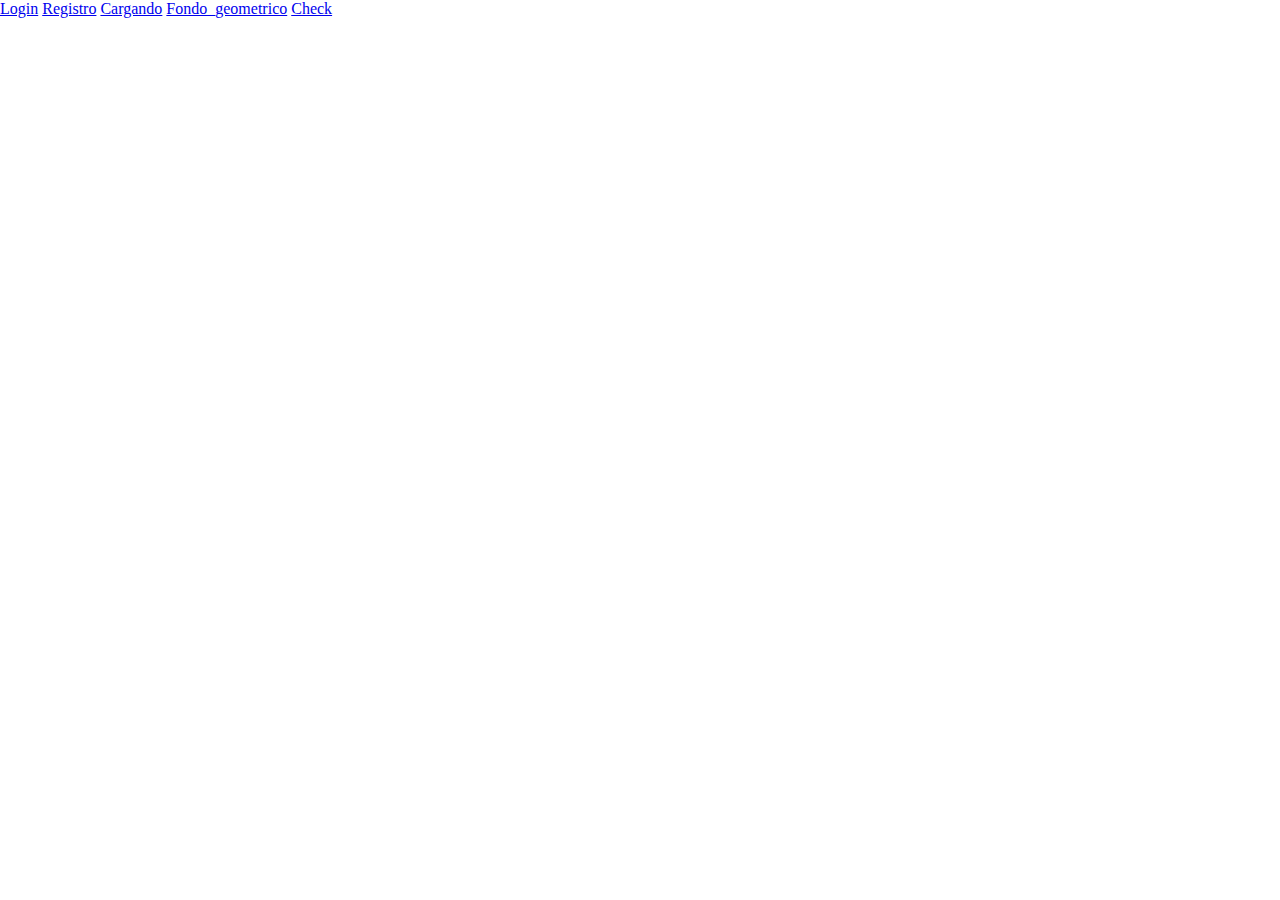
<file: index.html>
<!DOCTYPE html>
<html lang="en">
<head>
    <meta charset="UTF-8">
    <meta http-equiv="X-UA-Compatible" content="IE=edge">
    <meta name="viewport" content="width=device-width, initial-scale=1.0">
    <title></title>
    <link rel="stylesheet" href="CSS/Style.css">
</head>
<body>
<a href="Login.html">Login</a>
<a href="Registro.html">Registro</a>
<a href="Cargando.html">Cargando</a>
<a href="fondo_animado.html">Fondo_geometrico</a>
 <a href="Check.html">Check</a>
</body>
</html>
</file>
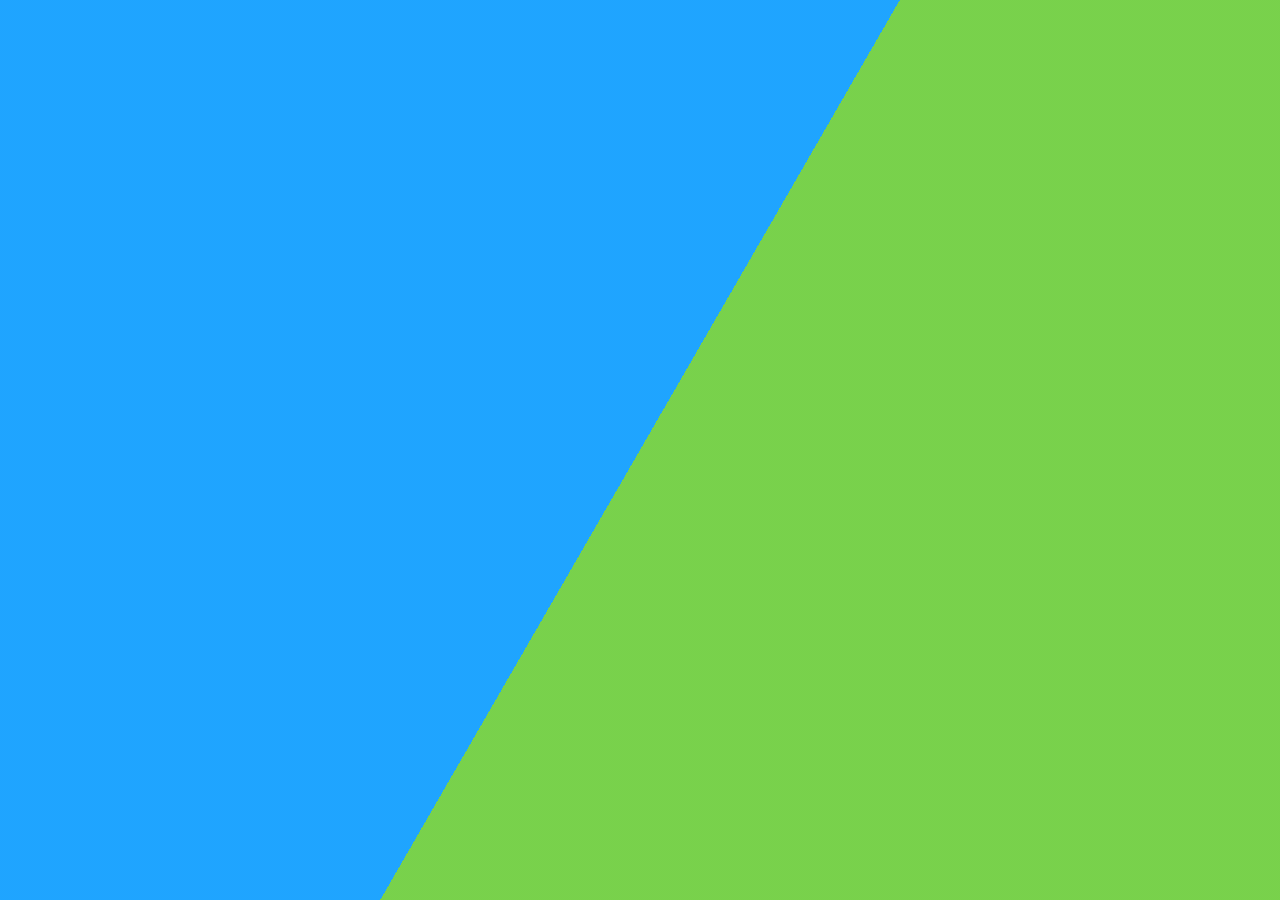
<file: fondo_animado.html>
<!DOCTYPE html>
<html lang="en">
<head>
    <meta charset="UTF-8">
    <meta http-equiv="X-UA-Compatible" content="IE=edge">
    <meta name="viewport" content="width=device-width, initial-scale=1.0">
    <title>Document</title>
    <link rel="stylesheet" href="CSS/Fondo.css">
</head>
<body>
   <div class="bg"></div>
<div class="bg bg2"></div>
<div class="bg bg3"></div>
    
</body>
</html>
</file>
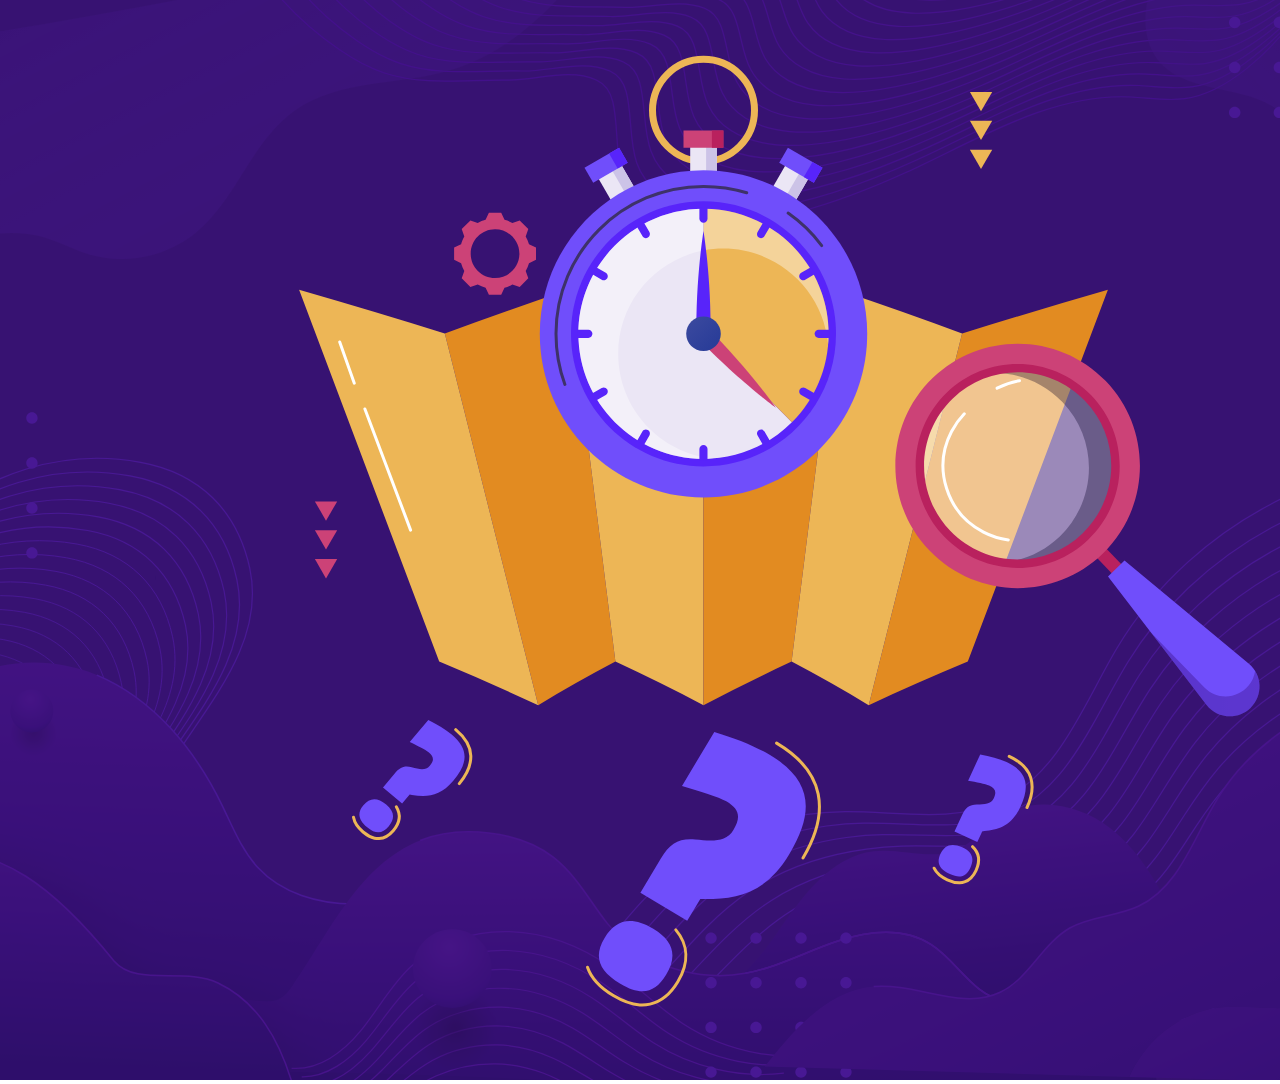
<file: Login.html>
<!DOCTYPE html>
<html lang="en">
<head>
    <meta charset="UTF-8">
    <meta http-equiv="X-UA-Compatible" content="IE=edge">
    <meta name="viewport" content="width=device-width, initial-scale=1.0">
    <title>Document</title>
    <link rel="stylesheet" href="CSS/Style.css">
</head>
<body>
    <img src="SVG/login_img.svg" alt="">
</body>
</html>
</file>
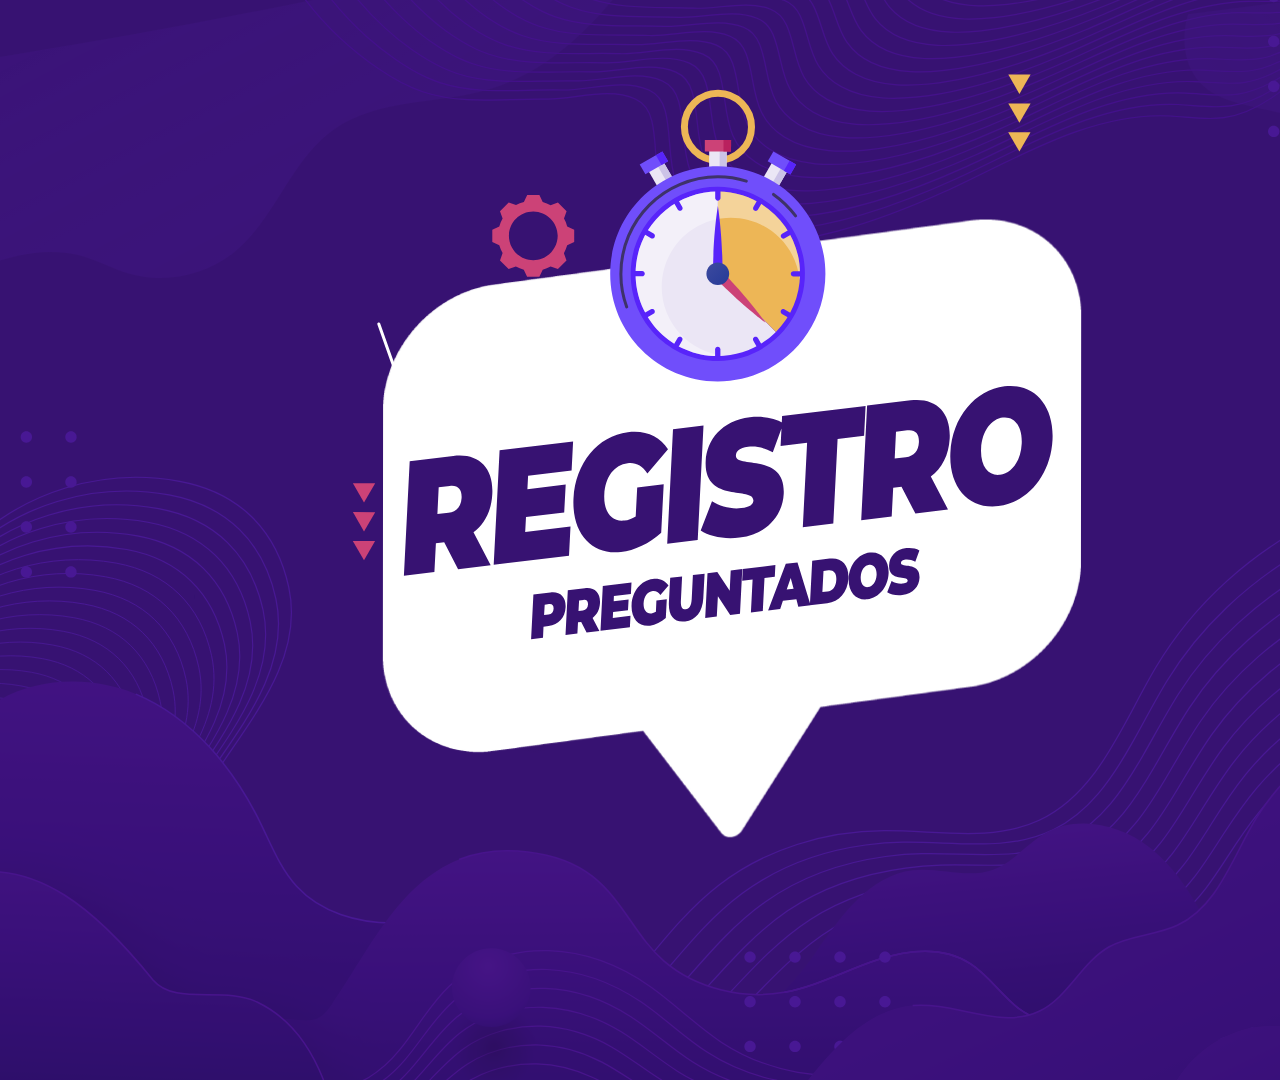
<file: Registro.html>
<!DOCTYPE html>
<html lang="en">
<head>
    <meta charset="UTF-8">
    <meta http-equiv="X-UA-Compatible" content="IE=edge">
    <meta name="viewport" content="width=device-width, initial-scale=1.0">
    <title>Document</title>
    <link rel="stylesheet" href="CSS/Style.css">
</head>
<body>
    <img src="SVG/Registro2_def.svg" alt="">
</body>
</html>
</file>
<file: CSS/Style.css>
*{
    padding: 0;
    margin: 0;
}
</file>
<file: CSS/Fondo.css>
html {
  height:100%;
}

body {
  margin:0;
}

.bg {
  animation:slide 3s ease-in-out infinite alternate;
  background-image: linear-gradient(-60deg, #6c3 50%, #09f 50%);
  bottom:0;
  left:-50%;
  opacity:.5;
  position:fixed;
  right:-50%;
  top:0;
  z-index:-1;
}

.bg2 {
  animation-direction:alternate-reverse;
  animation-duration:4s;
}

.bg3 {
  animation-duration:5s;
}

.content {
  background-color:rgba(255,255,255,.8);
  border-radius:.25em;
  box-shadow:0 0 .25em rgba(0,0,0,.25);
  box-sizing:border-box;
  left:50%;
  padding:10vmin;
  position:fixed;
  text-align:center;
  top:50%;
  transform:translate(-50%, -50%);
}

h1 {
  font-family:monospace;
}

@keyframes slide {
  0% {
    transform:translateX(-25%);
  }
  100% {
    transform:translateX(25%);
  }
}
</file>
